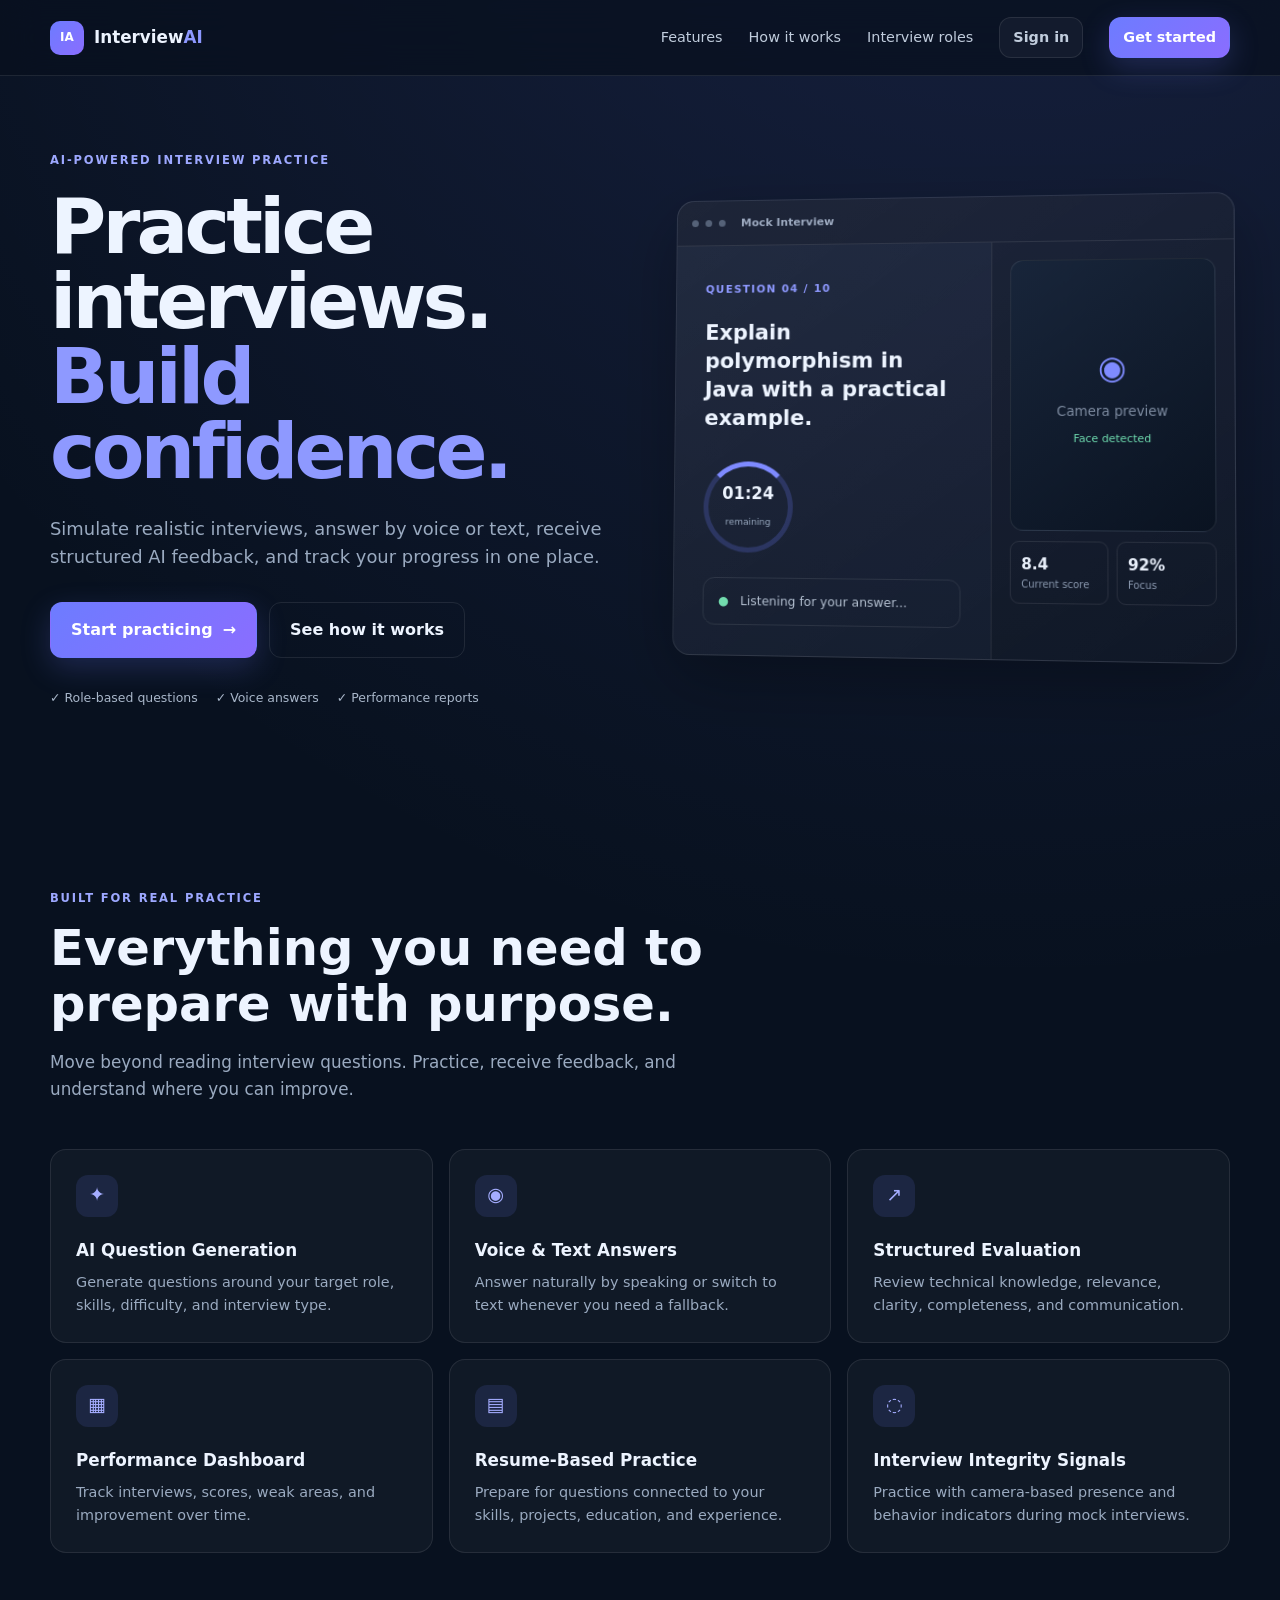
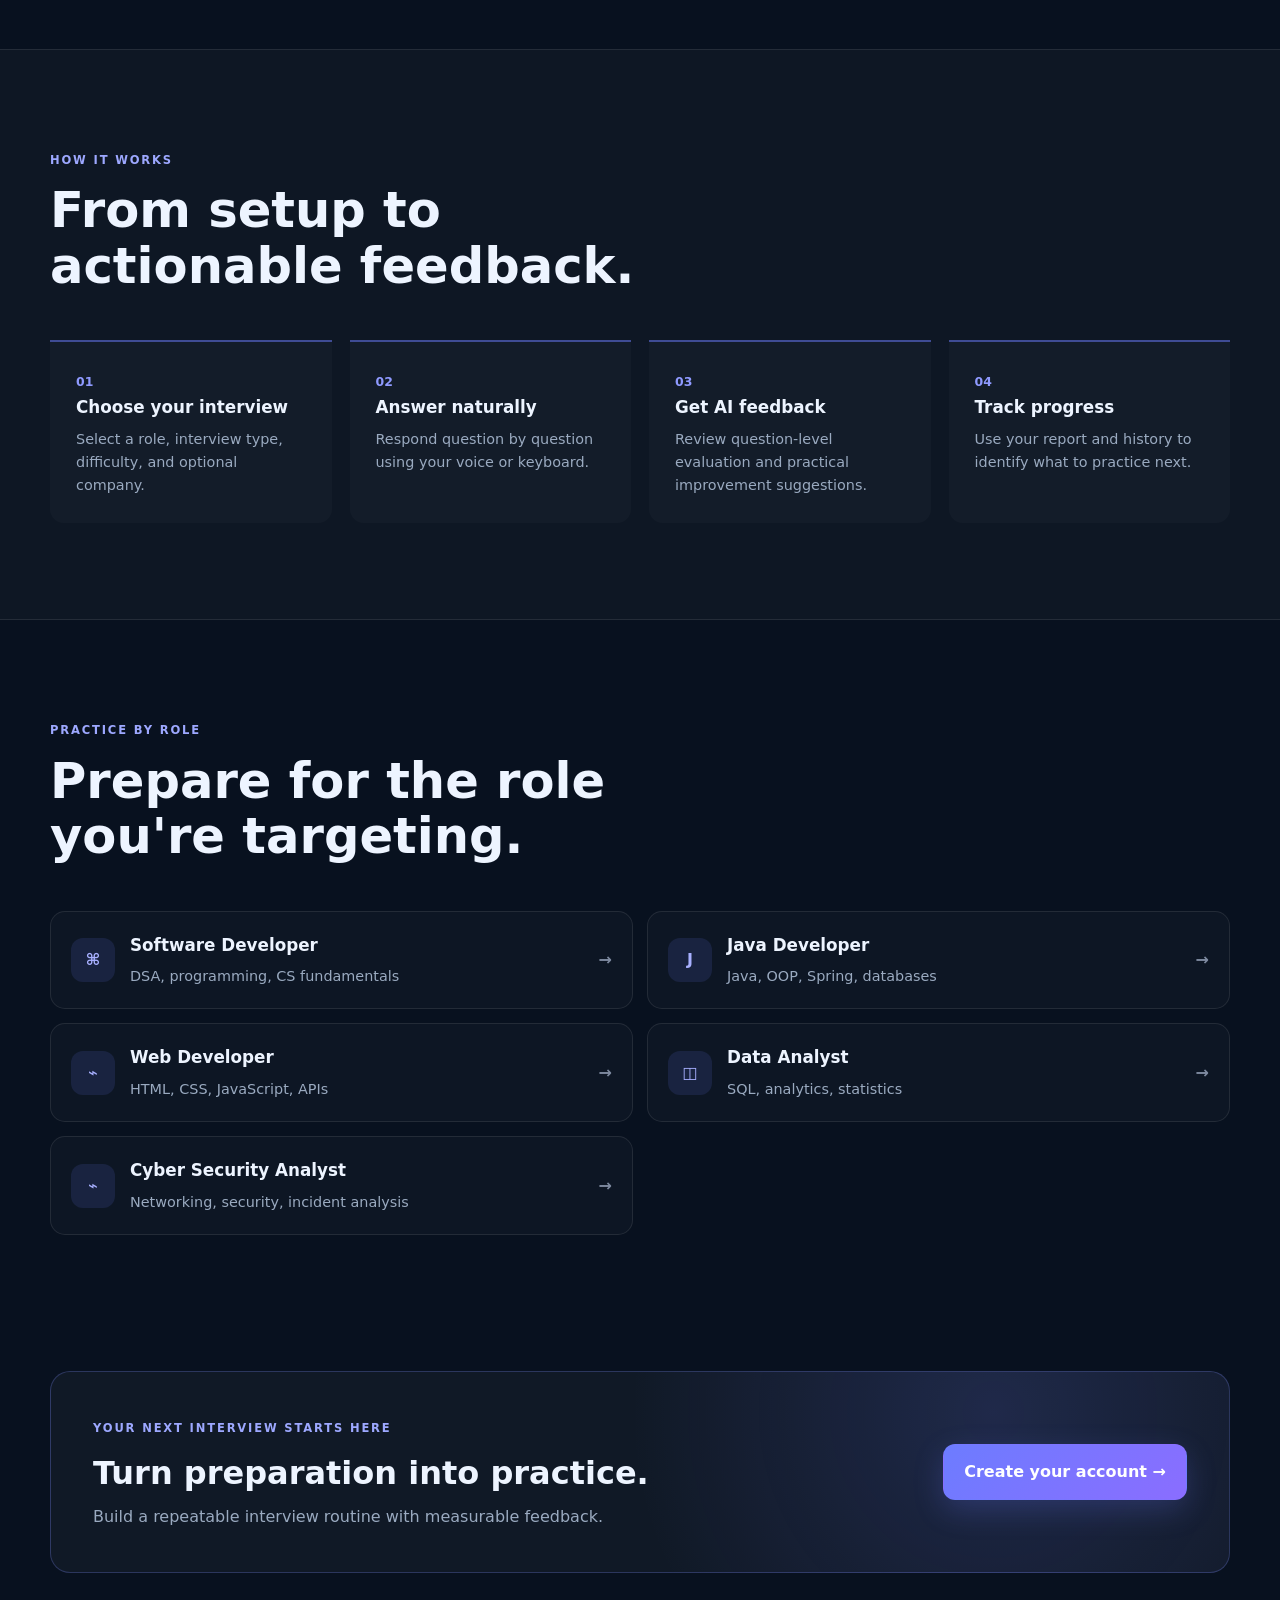
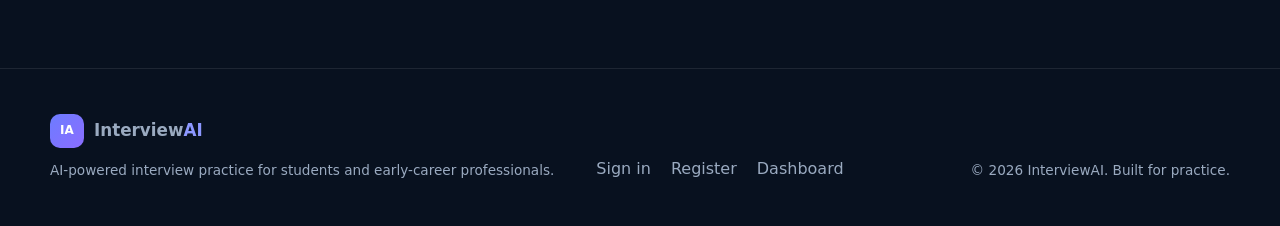
<file: index.html>
<!DOCTYPE html>
<html lang="en">
<head>
  <meta charset="UTF-8">
  <meta name="viewport" content="width=device-width, initial-scale=1.0">
  <meta name="description" content="AI-powered interview preparation and mock interview practice platform.">
  <title>InterviewAI — Prepare Smarter</title>
  <link rel="stylesheet" href="css/global.css">
  <link rel="stylesheet" href="css/components.css">
  <link rel="stylesheet" href="css/landing.css">
  <link rel="stylesheet" href="css/responsive.css">
</head>
<body>
  <header class="site-header" data-header>
    <a class="brand" href="index.html" aria-label="InterviewAI home">
      <span class="brand-mark">IA</span>
      <span>Interview<span>AI</span></span>
    </a>
    <button class="mobile-menu-btn" data-mobile-menu aria-label="Toggle navigation" aria-expanded="false">☰</button>
    <nav class="main-nav" data-nav>
      <a href="#features">Features</a>
      <a href="#how-it-works">How it works</a>
      <a href="#roles">Interview roles</a>
      <a class="btn btn-secondary btn-sm" href="pages/login.html">Sign in</a>
      <a class="btn btn-primary btn-sm" href="pages/register.html">Get started</a>
    </nav>
  </header>

  <main>
    <section class="hero section-shell">
      <div class="hero-copy">
        <span class="eyebrow">AI-POWERED INTERVIEW PRACTICE</span>
        <h1>Practice interviews.<br><span>Build confidence.</span></h1>
        <p class="hero-text">Simulate realistic interviews, answer by voice or text, receive structured AI feedback, and track your progress in one place.</p>
        <div class="hero-actions">
          <a class="btn btn-primary btn-lg" href="pages/register.html">Start practicing <span>→</span></a>
          <a class="btn btn-ghost btn-lg" href="#how-it-works">See how it works</a>
        </div>
        <div class="hero-trust">
          <span>✓ Role-based questions</span>
          <span>✓ Voice answers</span>
          <span>✓ Performance reports</span>
        </div>
      </div>
      <div class="hero-visual" aria-label="Interview dashboard preview">
        <div class="dashboard-window glass-card">
          <div class="window-bar"><span></span><span></span><span></span><b>Mock Interview</b></div>
          <div class="preview-grid">
            <div class="preview-question">
              <small>QUESTION 04 / 10</small>
              <h3>Explain polymorphism in Java with a practical example.</h3>
              <div class="timer-ring"><strong>01:24</strong><small>remaining</small></div>
              <div class="answer-preview"><span class="mic-dot">●</span> Listening for your answer...</div>
            </div>
            <div class="preview-camera">
              <div class="camera-placeholder"><span class="camera-icon">◉</span><small>Camera preview</small><em>Face detected</em></div>
              <div class="mini-metrics"><span><b>8.4</b> Current score</span><span><b>92%</b> Focus</span></div>
            </div>
          </div>
        </div>
      </div>
    </section>

    <section id="features" class="section section-shell">
      <div class="section-heading"><span class="eyebrow">BUILT FOR REAL PRACTICE</span><h2>Everything you need to prepare with purpose.</h2><p>Move beyond reading interview questions. Practice, receive feedback, and understand where you can improve.</p></div>
      <div class="feature-grid">
        <article class="feature-card"><div class="feature-icon">✦</div><h3>AI Question Generation</h3><p>Generate questions around your target role, skills, difficulty, and interview type.</p></article>
        <article class="feature-card"><div class="feature-icon">◉</div><h3>Voice & Text Answers</h3><p>Answer naturally by speaking or switch to text whenever you need a fallback.</p></article>
        <article class="feature-card"><div class="feature-icon">↗</div><h3>Structured Evaluation</h3><p>Review technical knowledge, relevance, clarity, completeness, and communication.</p></article>
        <article class="feature-card"><div class="feature-icon">▦</div><h3>Performance Dashboard</h3><p>Track interviews, scores, weak areas, and improvement over time.</p></article>
        <article class="feature-card"><div class="feature-icon">▤</div><h3>Resume-Based Practice</h3><p>Prepare for questions connected to your skills, projects, education, and experience.</p></article>
        <article class="feature-card"><div class="feature-icon">◌</div><h3>Interview Integrity Signals</h3><p>Practice with camera-based presence and behavior indicators during mock interviews.</p></article>
      </div>
    </section>

    <section id="how-it-works" class="section section-alt">
      <div class="section-shell">
        <div class="section-heading"><span class="eyebrow">HOW IT WORKS</span><h2>From setup to actionable feedback.</h2></div>
        <div class="steps-grid">
          <div class="step"><span>01</span><h3>Choose your interview</h3><p>Select a role, interview type, difficulty, and optional company.</p></div>
          <div class="step"><span>02</span><h3>Answer naturally</h3><p>Respond question by question using your voice or keyboard.</p></div>
          <div class="step"><span>03</span><h3>Get AI feedback</h3><p>Review question-level evaluation and practical improvement suggestions.</p></div>
          <div class="step"><span>04</span><h3>Track progress</h3><p>Use your report and history to identify what to practice next.</p></div>
        </div>
      </div>
    </section>

    <section id="roles" class="section section-shell">
      <div class="section-heading"><span class="eyebrow">PRACTICE BY ROLE</span><h2>Prepare for the role you're targeting.</h2></div>
      <div class="role-grid">
        <a class="role-card" href="pages/interview-setup.html"><span>⌘</span><div><h3>Software Developer</h3><p>DSA, programming, CS fundamentals</p></div><b>→</b></a>
        <a class="role-card" href="pages/interview-setup.html"><span>J</span><div><h3>Java Developer</h3><p>Java, OOP, Spring, databases</p></div><b>→</b></a>
        <a class="role-card" href="pages/interview-setup.html"><span>⌁</span><div><h3>Web Developer</h3><p>HTML, CSS, JavaScript, APIs</p></div><b>→</b></a>
        <a class="role-card" href="pages/interview-setup.html"><span>◫</span><div><h3>Data Analyst</h3><p>SQL, analytics, statistics</p></div><b>→</b></a>
        <a class="role-card" href="pages/interview-setup.html"><span>⌁</span><div><h3>Cyber Security Analyst</h3><p>Networking, security, incident analysis</p></div><b>→</b></a>
      </div>
    </section>

    <section class="cta section-shell">
      <div class="cta-card"><div><span class="eyebrow">YOUR NEXT INTERVIEW STARTS HERE</span><h2>Turn preparation into practice.</h2><p>Build a repeatable interview routine with measurable feedback.</p></div><a class="btn btn-primary btn-lg" href="pages/register.html">Create your account →</a></div>
    </section>
  </main>

  <footer class="site-footer"><div class="section-shell footer-inner"><div><a class="brand" href="index.html"><span class="brand-mark">IA</span><span>Interview<span>AI</span></span></a><p>AI-powered interview practice for students and early-career professionals.</p></div><div class="footer-links"><a href="pages/login.html">Sign in</a><a href="pages/register.html">Register</a><a href="pages/dashboard.html">Dashboard</a></div><p>© 2026 InterviewAI. Built for practice.</p></div></footer>
  <script src="js/app.js"></script>
</body>
</html>
</file>
<file: css/global.css>
:root{--bg:#08111f;--surface:#0d1829;--surface-2:#111f33;--text:#edf4ff;--muted:#9aaac0;--primary:#6d7cff;--primary-2:#8a6dff;--border:rgba(255,255,255,.09);--success:#44d39b;--shadow:0 24px 70px rgba(0,0,0,.28);--radius:18px;--max:1180px}*{box-sizing:border-box}html{scroll-behavior:smooth}body{margin:0;background:radial-gradient(circle at 80% -10%,rgba(109,124,255,.16),transparent 34%),var(--bg);color:var(--text);font-family:Inter,ui-sans-serif,system-ui,-apple-system,BlinkMacSystemFont,"Segoe UI",sans-serif;line-height:1.6}a{color:inherit;text-decoration:none}button,input,select,textarea{font:inherit}button{cursor:pointer}.section-shell{width:min(calc(100% - 40px),var(--max));margin-inline:auto}.section{padding:96px 0}.section-alt{background:rgba(255,255,255,.025);border-block:1px solid var(--border)}.eyebrow{display:inline-block;color:#9da8ff;font-size:.72rem;font-weight:800;letter-spacing:.16em}.section-heading{max-width:700px;margin-bottom:46px}.section-heading h2{font-size:clamp(2rem,4vw,3.1rem);line-height:1.12;margin:12px 0}.section-heading p{color:var(--muted);font-size:1.05rem}.site-header{height:76px;position:sticky;top:0;z-index:20;display:flex;align-items:center;justify-content:space-between;padding:0 max(20px,calc((100vw - var(--max))/2));background:rgba(8,17,31,.76);backdrop-filter:blur(18px);border-bottom:1px solid var(--border)}.brand{display:flex;align-items:center;gap:10px;font-weight:800;font-size:1.05rem}.brand>span:last-child>span{color:#8d98ff}.brand-mark{display:grid;place-items:center;width:34px;height:34px;border-radius:10px;background:linear-gradient(135deg,var(--primary),var(--primary-2));font-size:.75rem;color:white}.main-nav{display:flex;align-items:center;gap:26px;font-size:.9rem;color:#c0ccdc}.main-nav a:not(.btn):hover{color:white}.mobile-menu-btn{display:none;background:none;border:0;color:white;font-size:1.4rem}.site-footer{border-top:1px solid var(--border);padding:45px 0;color:var(--muted)}.footer-inner{display:grid;grid-template-columns:1.5fr 1fr auto;align-items:end;gap:30px}.footer-inner p{font-size:.85rem;margin:12px 0 0}.footer-links{display:flex;gap:20px}.footer-links a:hover{color:white}.btn{display:inline-flex;align-items:center;justify-content:center;gap:10px;border:1px solid transparent;border-radius:12px;padding:10px 17px;font-weight:750;transition:.2s ease}.btn-primary{background:linear-gradient(135deg,var(--primary),var(--primary-2));color:white;box-shadow:0 10px 30px rgba(109,124,255,.22)}.btn-primary:hover{transform:translateY(-2px);filter:brightness(1.07)}.btn-secondary{background:rgba(255,255,255,.04);border-color:var(--border)}.btn-secondary:hover,.btn-ghost:hover{background:rgba(255,255,255,.08)}.btn-ghost{border-color:var(--border);background:transparent}.btn-sm{padding:8px 13px}.btn-lg{padding:14px 20px}.glass-card,.card{background:linear-gradient(145deg,rgba(255,255,255,.075),rgba(255,255,255,.025));border:1px solid var(--border);box-shadow:var(--shadow);border-radius:var(--radius)}
</file>
<file: css/components.css>
.card{padding:24px}.feature-grid{display:grid;grid-template-columns:repeat(3,1fr);gap:16px}.feature-card{padding:25px;background:rgba(255,255,255,.035);border:1px solid var(--border);border-radius:16px;transition:.2s}.feature-card:hover{transform:translateY(-3px);border-color:rgba(141,152,255,.3)}.feature-icon{width:42px;height:42px;display:grid;place-items:center;border-radius:12px;background:rgba(109,124,255,.13);color:#a5adff;margin-bottom:20px;font-size:1.2rem}.feature-card h3,.step h3,.role-card h3{margin:0 0 7px;font-size:1.05rem}.feature-card p,.step p,.role-card p{margin:0;color:var(--muted);font-size:.9rem}.steps-grid{display:grid;grid-template-columns:repeat(4,1fr);gap:18px}.step{position:relative;padding:26px;border-top:2px solid rgba(109,124,255,.5);background:rgba(255,255,255,.025);border-radius:0 0 14px 14px}.step>span{color:#8f9aff;font-weight:850;font-size:.78rem}.role-grid{display:grid;grid-template-columns:repeat(2,1fr);gap:14px}.role-card{display:grid;grid-template-columns:44px 1fr auto;align-items:center;gap:15px;padding:20px;border:1px solid var(--border);border-radius:15px;background:rgba(255,255,255,.025)}.role-card>span{display:grid;place-items:center;width:44px;height:44px;border-radius:12px;background:rgba(109,124,255,.13);color:#a8b0ff;font-weight:800}.role-card>b{color:#7f8ba1}.role-card:hover{background:rgba(255,255,255,.055);border-color:rgba(141,152,255,.3)}.form-shell{min-height:calc(100vh - 76px);display:grid;place-items:center;padding:55px 20px}.form-card{width:min(100%,470px);padding:34px}.form-card h1{margin:7px 0}.form-card>p{color:var(--muted)}.form-group{margin:18px 0}.form-group label{display:block;font-size:.88rem;font-weight:700;margin-bottom:7px}.form-group input,.form-group select,.form-group textarea{width:100%;padding:12px 14px;border:1px solid var(--border);border-radius:11px;background:#091423;color:var(--text);outline:none}.form-group input:focus,.form-group select:focus,.form-group textarea:focus{border-color:#7e89ff;box-shadow:0 0 0 3px rgba(109,124,255,.12)}.form-note{font-size:.82rem;color:var(--muted)}.full-width{width:100%}.page-layout{min-height:calc(100vh - 76px)}.app-main{width:min(calc(100% - 40px),var(--max));margin:auto;padding:40px 0}.page-title{display:flex;justify-content:space-between;gap:20px;align-items:flex-end;margin-bottom:28px}.page-title h1{margin:5px 0;font-size:2rem}.page-title p{margin:0;color:var(--muted)}.stat-grid{display:grid;grid-template-columns:repeat(4,1fr);gap:14px}.stat-card{padding:20px;border:1px solid var(--border);background:rgba(255,255,255,.035);border-radius:15px}.stat-card small{color:var(--muted)}.stat-card strong{display:block;font-size:1.7rem;margin-top:4px}.empty-state{text-align:center;padding:70px 20px;border:1px dashed rgba(255,255,255,.15);border-radius:18px;color:var(--muted)}.notice{padding:13px 15px;border-radius:12px;background:rgba(68,211,155,.08);border:1px solid rgba(68,211,155,.2);color:#a9ebd1}.auth-links{text-align:center;margin-top:20px;color:var(--muted);font-size:.9rem}.auth-links a{color:#a8b0ff;font-weight:700}
.notice[hidden] { display: none; }
.notice[data-type="error"] { border-color: rgba(255, 95, 95, .35); }
.notice[data-type="success"] { border-color: rgba(72, 211, 139, .35); }
.auth-setup-error { margin: 16px auto; max-width: 1100px; }
.setup-summary-grid{display:grid;grid-template-columns:repeat(2,minmax(0,1fr));gap:14px}.setup-summary-grid>div{padding:18px;border:1px solid var(--border);border-radius:14px;background:rgba(255,255,255,.03)}.setup-summary-grid small{display:block;color:var(--muted);margin-bottom:4px}.setup-summary-grid strong{display:block;overflow-wrap:anywhere}@media(max-width:600px){.setup-summary-grid{grid-template-columns:1fr}}
</file>
<file: css/landing.css>
.hero{min-height:650px;display:grid;grid-template-columns:1fr 1fr;align-items:center;gap:55px;padding-top:70px;padding-bottom:80px}.hero h1{font-size:clamp(3rem,6vw,5.4rem);line-height:.98;letter-spacing:-.05em;margin:17px 0 25px}.hero h1 span{color:#8e99ff}.hero-text{max-width:590px;color:var(--muted);font-size:1.12rem}.hero-actions{display:flex;gap:12px;flex-wrap:wrap;margin:30px 0}.hero-trust{display:flex;gap:18px;flex-wrap:wrap;color:#a9b7ca;font-size:.78rem}.dashboard-window{overflow:hidden;padding:0;transform:perspective(1200px) rotateY(-5deg) rotateX(2deg)}.window-bar{height:46px;display:flex;align-items:center;gap:7px;padding:0 15px;border-bottom:1px solid var(--border);background:rgba(0,0,0,.14);color:#9daac0;font-size:.7rem}.window-bar span{width:7px;height:7px;border-radius:50%;background:#556278}.window-bar b{margin-left:9px;font-weight:650}.preview-grid{display:grid;grid-template-columns:1.15fr .85fr;min-height:390px}.preview-question{padding:30px}.preview-question>small{font-size:.68rem;color:#8e99ff;font-weight:800;letter-spacing:.12em}.preview-question h3{font-size:1.35rem;line-height:1.35;margin:18px 0 30px}.timer-ring{width:92px;height:92px;border-radius:50%;border:5px solid rgba(109,124,255,.22);border-top-color:#7e8aff;display:grid;place-items:center;margin-bottom:25px}.timer-ring strong{display:block;font-size:1.05rem;text-align:center}.timer-ring small{display:block;font-size:.58rem;color:var(--muted);margin-top:-23px}.answer-preview{padding:13px 15px;border:1px solid var(--border);border-radius:12px;color:#b4c0d1;font-size:.78rem}.mic-dot{color:#72dcae;margin-right:8px}.preview-camera{padding:18px;background:rgba(0,0,0,.14);border-left:1px solid var(--border)}.camera-placeholder{height:270px;border-radius:13px;background:linear-gradient(145deg,#18253a,#0a1321);border:1px solid var(--border);display:flex;flex-direction:column;align-items:center;justify-content:center;gap:7px;color:#7d8ba0}.camera-icon{font-size:2rem;color:#7f8bff}.camera-placeholder em{font-size:.68rem;font-style:normal;color:#6fddb0}.mini-metrics{display:grid;grid-template-columns:1fr 1fr;gap:8px;margin-top:10px}.mini-metrics span{padding:10px;border:1px solid var(--border);border-radius:9px;font-size:.62rem;color:#8998ae}.mini-metrics b{display:block;color:#e8effa;font-size:.95rem}.cta{padding:40px 0 95px}.cta-card{padding:42px;border-radius:20px;border:1px solid rgba(126,138,255,.25);background:radial-gradient(circle at 80% 20%,rgba(109,124,255,.16),transparent 38%),rgba(255,255,255,.035);display:flex;align-items:center;justify-content:space-between;gap:25px}.cta-card h2{margin:8px 0 5px;font-size:2rem}.cta-card p{color:var(--muted);margin:0}
</file>
<file: css/responsive.css>
@media(max-width:900px){.hero{grid-template-columns:1fr;padding-top:55px}.hero-visual{max-width:700px}.dashboard-window{transform:none}.feature-grid{grid-template-columns:repeat(2,1fr)}.steps-grid{grid-template-columns:repeat(2,1fr)}.footer-inner{grid-template-columns:1fr 1fr}.footer-inner>p{grid-column:1/-1}.stat-grid{grid-template-columns:repeat(2,1fr)}}@media(max-width:680px){.site-header{height:68px}.main-nav{display:none;position:absolute;top:68px;left:0;right:0;padding:18px 20px;background:#0a1424;border-bottom:1px solid var(--border);flex-direction:column;align-items:stretch}.main-nav.open{display:flex}.main-nav .btn{text-align:center}.mobile-menu-btn{display:block}.section-shell{width:min(calc(100% - 28px),var(--max))}.section{padding:70px 0}.hero{min-height:auto;padding:55px 0}.hero h1{font-size:3.1rem}.hero-trust{flex-direction:column;gap:6px}.preview-grid{grid-template-columns:1fr}.preview-camera{display:none}.feature-grid,.steps-grid,.role-grid,.stat-grid{grid-template-columns:1fr}.cta-card{align-items:flex-start;flex-direction:column}.footer-inner{grid-template-columns:1fr}.footer-inner>p{grid-column:auto}.form-card{padding:25px}.page-title{align-items:flex-start;flex-direction:column}}
</file>
